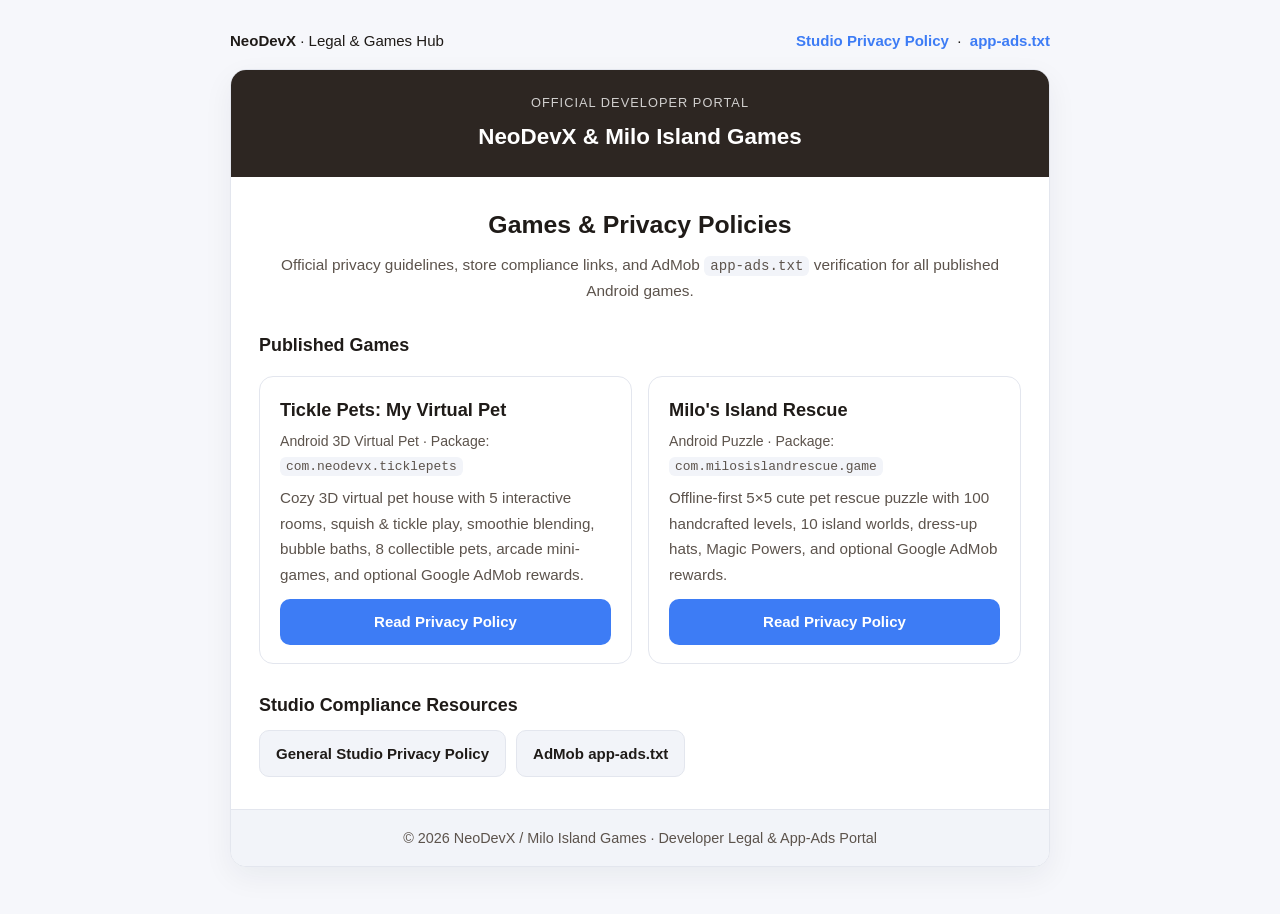
<file: index.html>
<!DOCTYPE html>
<html lang="en">
<head>
  <meta charset="UTF-8" />
  <meta name="viewport" content="width=device-width, initial-scale=1.0" />
  <title>NeoDevX — Mobile Games Legal &amp; Privacy Hub</title>
  <link rel="stylesheet" href="/styles.css" />
</head>
<body>
  <div class="wrap">
    <nav class="topbar" aria-label="Primary">
      <span><strong>NeoDevX</strong> &middot; Legal &amp; Games Hub</span>
      <span>
        <a href="/privacy-policy.html">Studio Privacy Policy</a>
        &nbsp;&middot;&nbsp;
        <a href="/app-ads.txt">app-ads.txt</a>
      </span>
    </nav>

    <article class="sheet">
      <header>
        <span class="eyebrow">Official Developer Portal</span>
        <div class="head-title">NeoDevX &amp; Milo Island Games</div>
      </header>

      <main>
        <h1>Games &amp; Privacy Policies</h1>
        <p class="subtitle">
          Official privacy guidelines, store compliance links, and AdMob <code>app-ads.txt</code> verification for all published Android games.
        </p>

        <h2>Published Games</h2>
        <div class="games-grid">
          <section class="game-card">
            <div>
              <h3>Tickle Pets: My Virtual Pet</h3>
              <div class="game-meta">Android 3D Virtual Pet &middot; Package: <code>com.neodevx.ticklepets</code></div>
              <p>
                Cozy 3D virtual pet house with 5 interactive rooms, squish &amp; tickle play, smoothie blending, bubble baths, 8 collectible pets, arcade mini-games, and optional Google AdMob rewards.
              </p>
            </div>
            <a class="btn" href="/games/tickle-pets/privacy-policy.html">Read Privacy Policy</a>
          </section>

          <section class="game-card">
            <div>
              <h3>Milo's Island Rescue</h3>
              <div class="game-meta">Android Puzzle &middot; Package: <code>com.milosislandrescue.game</code></div>
              <p>
                Offline-first 5&times;5 cute pet rescue puzzle with 100 handcrafted levels, 10 island worlds, dress-up hats, Magic Powers, and optional Google AdMob rewards.
              </p>
            </div>
            <a class="btn" href="/games/milos-island-rescue/privacy-policy.html">Read Privacy Policy</a>
          </section>
        </div>

        <h2>Studio Compliance Resources</h2>
        <div class="links-row">
          <a class="btn btn-secondary" href="/privacy-policy.html">General Studio Privacy Policy</a>
          <a class="btn btn-secondary" href="/app-ads.txt">AdMob app-ads.txt</a>
        </div>
      </main>

      <footer>
        &copy; 2026 NeoDevX / Milo Island Games &middot; Developer Legal &amp; App-Ads Portal
      </footer>
    </article>
  </div>
</body>
</html>
</file>
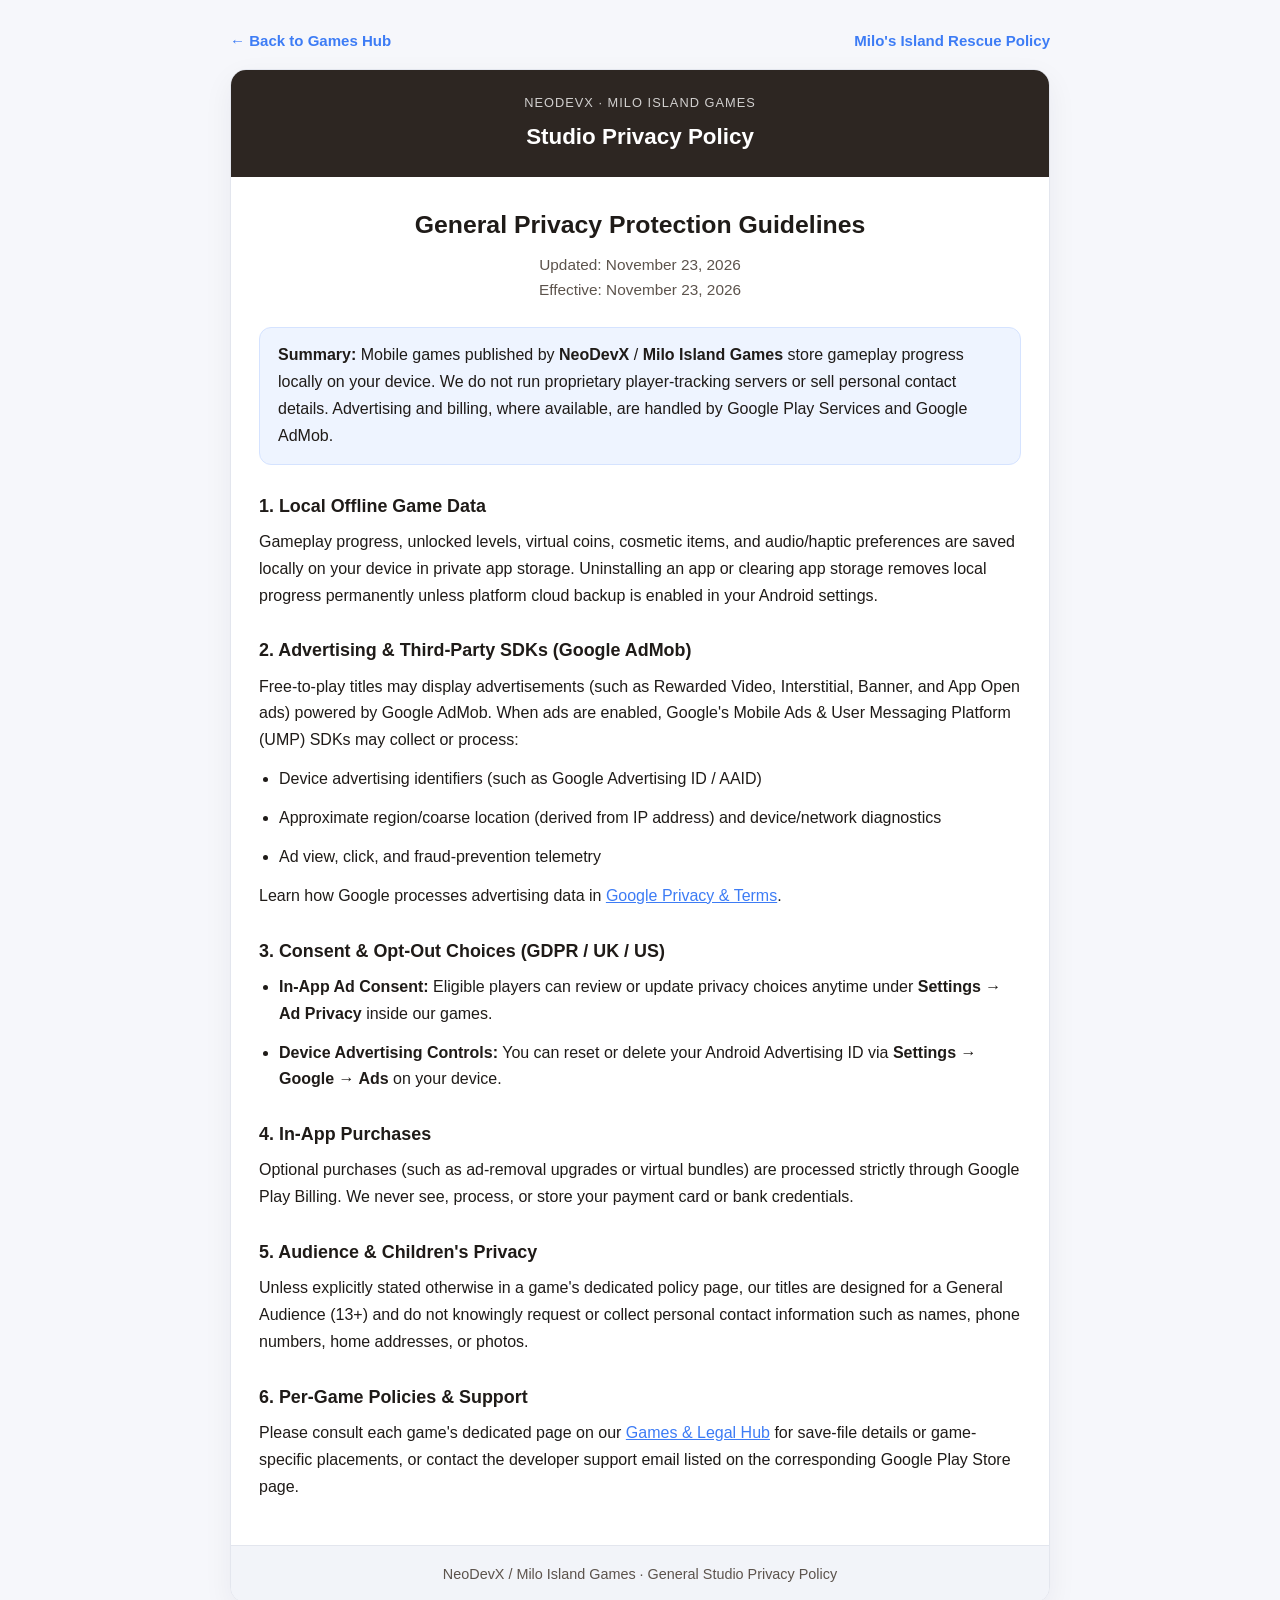
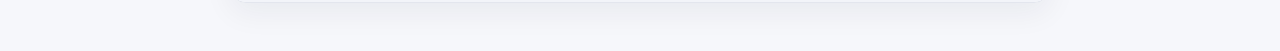
<file: privacy-policy.html>
<!DOCTYPE html>
<html lang="en">
<head>
  <meta charset="UTF-8" />
  <meta name="viewport" content="width=device-width, initial-scale=1.0" />
  <title>NeoDevX — General Studio Privacy Policy</title>
  <link rel="stylesheet" href="/styles.css" />
</head>
<body>
  <div class="wrap">
    <nav class="topbar" aria-label="Breadcrumb">
      <a href="/">&larr; Back to Games Hub</a>
      <a href="/games/milos-island-rescue/privacy-policy.html">Milo's Island Rescue Policy</a>
    </nav>

    <article class="sheet">
      <header>
        <span class="eyebrow">NeoDevX &middot; Milo Island Games</span>
        <div class="head-title">Studio Privacy Policy</div>
      </header>

      <main>
        <h1>General Privacy Protection Guidelines</h1>
        <div class="dates">
          Updated: November 23, 2026<br />
          Effective: November 23, 2026
        </div>

        <div class="summary-box">
          <strong>Summary:</strong> Mobile games published by <strong>NeoDevX</strong> / <strong>Milo Island Games</strong> store gameplay progress locally on your device. We do not run proprietary player-tracking servers or sell personal contact details. Advertising and billing, where available, are handled by Google Play Services and Google AdMob.
        </div>

        <h2>1. Local Offline Game Data</h2>
        <p>
          Gameplay progress, unlocked levels, virtual coins, cosmetic items, and audio/haptic preferences are saved locally on your device in private app storage. Uninstalling an app or clearing app storage removes local progress permanently unless platform cloud backup is enabled in your Android settings.
        </p>

        <h2>2. Advertising &amp; Third-Party SDKs (Google AdMob)</h2>
        <p>
          Free-to-play titles may display advertisements (such as Rewarded Video, Interstitial, Banner, and App Open ads) powered by Google AdMob. When ads are enabled, Google's Mobile Ads &amp; User Messaging Platform (UMP) SDKs may collect or process:
        </p>
        <ul>
          <li>Device advertising identifiers (such as Google Advertising ID / AAID)</li>
          <li>Approximate region/coarse location (derived from IP address) and device/network diagnostics</li>
          <li>Ad view, click, and fraud-prevention telemetry</li>
        </ul>
        <p>
          Learn how Google processes advertising data in <a href="https://policies.google.com/privacy" rel="noopener noreferrer">Google Privacy &amp; Terms</a>.
        </p>

        <h2>3. Consent &amp; Opt-Out Choices (GDPR / UK / US)</h2>
        <ul>
          <li><strong>In-App Ad Consent:</strong> Eligible players can review or update privacy choices anytime under <strong>Settings &rarr; Ad Privacy</strong> inside our games.</li>
          <li><strong>Device Advertising Controls:</strong> You can reset or delete your Android Advertising ID via <strong>Settings &rarr; Google &rarr; Ads</strong> on your device.</li>
        </ul>

        <h2>4. In-App Purchases</h2>
        <p>
          Optional purchases (such as ad-removal upgrades or virtual bundles) are processed strictly through Google Play Billing. We never see, process, or store your payment card or bank credentials.
        </p>

        <h2>5. Audience &amp; Children's Privacy</h2>
        <p>
          Unless explicitly stated otherwise in a game's dedicated policy page, our titles are designed for a General Audience (13+) and do not knowingly request or collect personal contact information such as names, phone numbers, home addresses, or photos.
        </p>

        <h2>6. Per-Game Policies &amp; Support</h2>
        <p>
          Please consult each game's dedicated page on our <a href="/">Games &amp; Legal Hub</a> for save-file details or game-specific placements, or contact the developer support email listed on the corresponding Google Play Store page.
        </p>
      </main>

      <footer>
        NeoDevX / Milo Island Games &middot; General Studio Privacy Policy
      </footer>
    </article>
  </div>
</body>
</html>
</file>
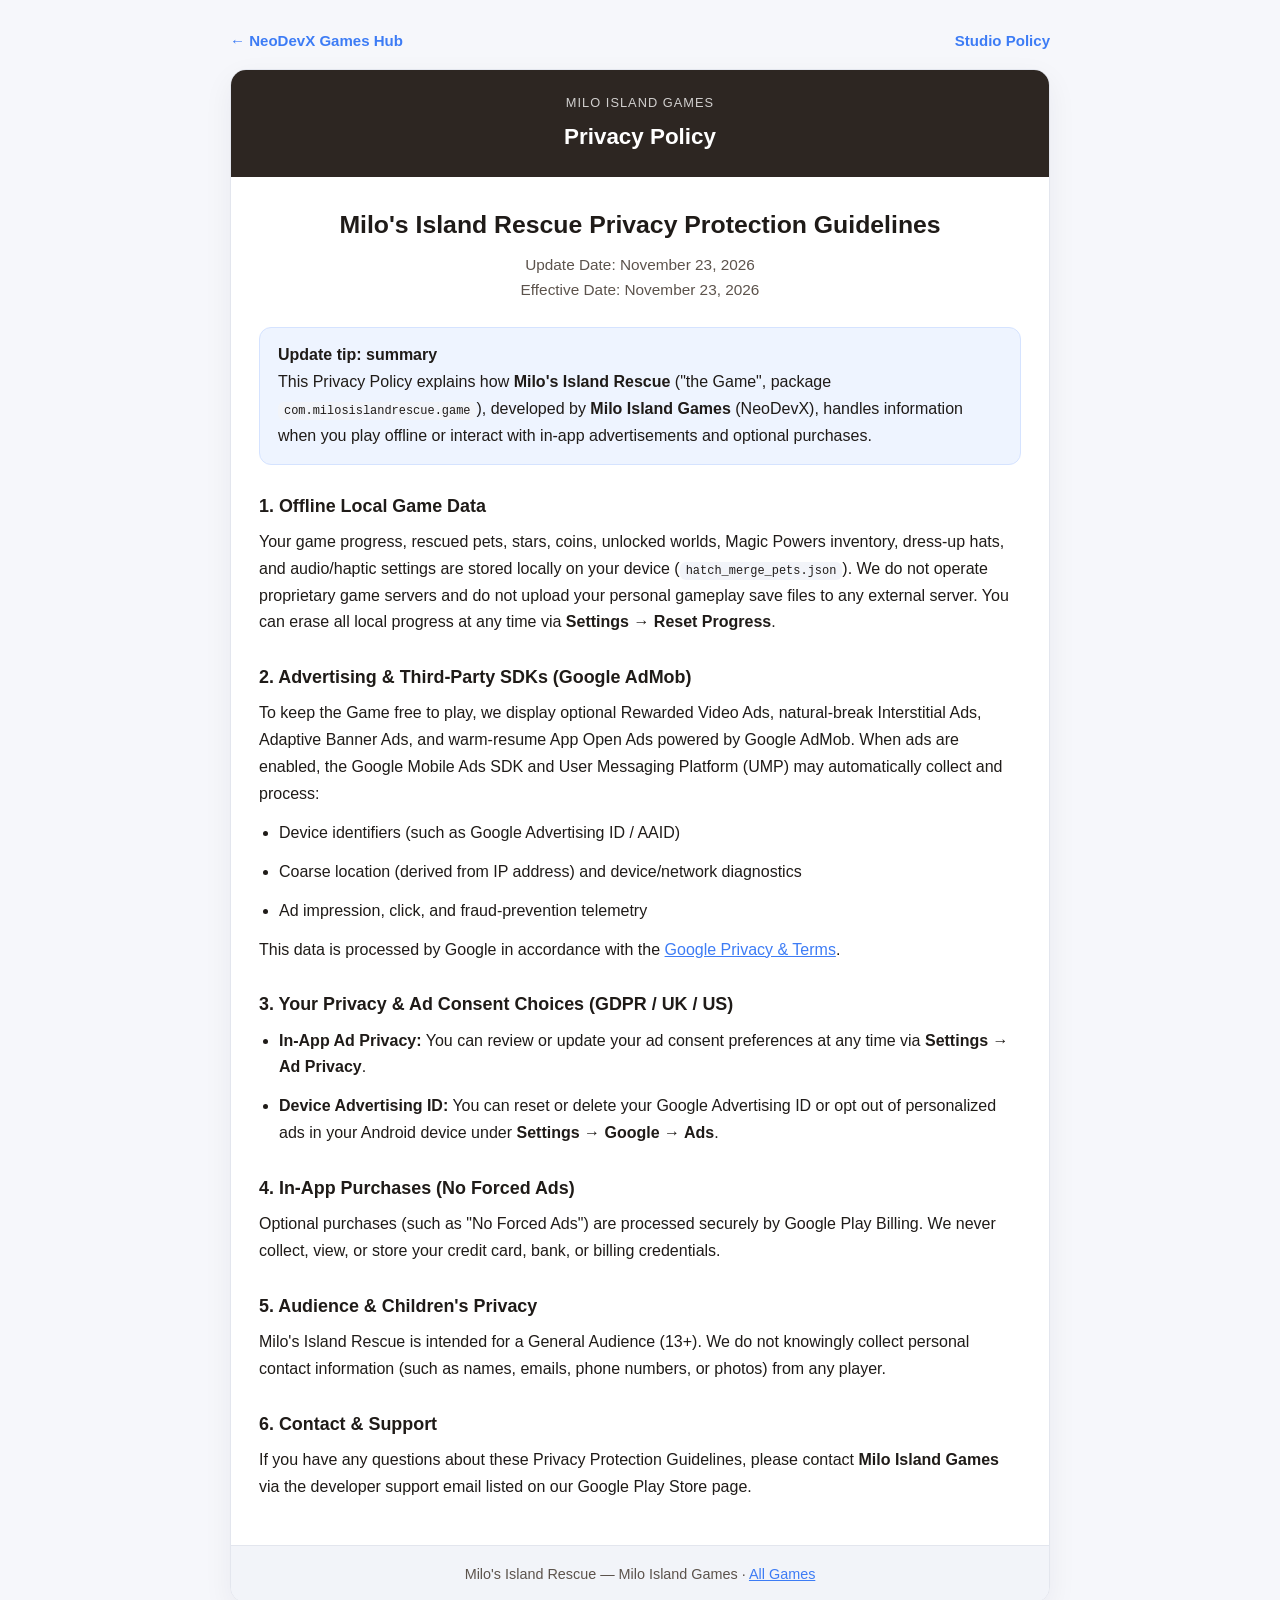
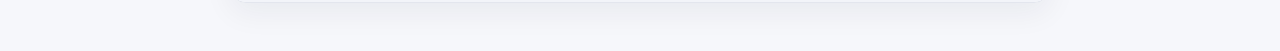
<file: games/milos-island-rescue/privacy-policy.html>
<!DOCTYPE html>
<html lang="en">
<head>
  <meta charset="UTF-8" />
  <meta name="viewport" content="width=device-width, initial-scale=1.0" />
  <title>Milo's Island Rescue — Privacy Policy</title>
  <link rel="stylesheet" href="/styles.css" />
</head>
<body>
  <div class="wrap">
    <nav class="topbar" aria-label="Breadcrumb">
      <a href="/">&larr; NeoDevX Games Hub</a>
      <a href="/privacy-policy.html">Studio Policy</a>
    </nav>

    <article class="sheet">
      <header>
        <span class="eyebrow">Milo Island Games</span>
        <div class="head-title">Privacy Policy</div>
      </header>

      <main>
        <h1>Milo's Island Rescue Privacy Protection Guidelines</h1>
        <div class="dates">
          Update Date: November 23, 2026<br />
          Effective Date: November 23, 2026
        </div>

        <div class="summary-box">
          <strong>Update tip: summary</strong><br />
          This Privacy Policy explains how <strong>Milo's Island Rescue</strong> ("the Game", package <code>com.milosislandrescue.game</code>), developed by <strong>Milo Island Games</strong> (NeoDevX), handles information when you play offline or interact with in-app advertisements and optional purchases.
        </div>

        <h2>1. Offline Local Game Data</h2>
        <p>
          Your game progress, rescued pets, stars, coins, unlocked worlds, Magic Powers inventory, dress-up hats, and audio/haptic settings are stored locally on your device (<code>hatch_merge_pets.json</code>). We do not operate proprietary game servers and do not upload your personal gameplay save files to any external server. You can erase all local progress at any time via <strong>Settings &rarr; Reset Progress</strong>.
        </p>

        <h2>2. Advertising &amp; Third-Party SDKs (Google AdMob)</h2>
        <p>
          To keep the Game free to play, we display optional Rewarded Video Ads, natural-break Interstitial Ads, Adaptive Banner Ads, and warm-resume App Open Ads powered by Google AdMob. When ads are enabled, the Google Mobile Ads SDK and User Messaging Platform (UMP) may automatically collect and process:
        </p>
        <ul>
          <li>Device identifiers (such as Google Advertising ID / AAID)</li>
          <li>Coarse location (derived from IP address) and device/network diagnostics</li>
          <li>Ad impression, click, and fraud-prevention telemetry</li>
        </ul>
        <p>
          This data is processed by Google in accordance with the <a href="https://policies.google.com/privacy" rel="noopener noreferrer">Google Privacy &amp; Terms</a>.
        </p>

        <h2>3. Your Privacy &amp; Ad Consent Choices (GDPR / UK / US)</h2>
        <ul>
          <li><strong>In-App Ad Privacy:</strong> You can review or update your ad consent preferences at any time via <strong>Settings &rarr; Ad Privacy</strong>.</li>
          <li><strong>Device Advertising ID:</strong> You can reset or delete your Google Advertising ID or opt out of personalized ads in your Android device under <strong>Settings &rarr; Google &rarr; Ads</strong>.</li>
        </ul>

        <h2>4. In-App Purchases (No Forced Ads)</h2>
        <p>
          Optional purchases (such as "No Forced Ads") are processed securely by Google Play Billing. We never collect, view, or store your credit card, bank, or billing credentials.
        </p>

        <h2>5. Audience &amp; Children's Privacy</h2>
        <p>
          Milo's Island Rescue is intended for a General Audience (13+). We do not knowingly collect personal contact information (such as names, emails, phone numbers, or photos) from any player.
        </p>

        <h2>6. Contact &amp; Support</h2>
        <p>
          If you have any questions about these Privacy Protection Guidelines, please contact <strong>Milo Island Games</strong> via the developer support email listed on our Google Play Store page.
        </p>
      </main>

      <footer>
        Milo's Island Rescue &mdash; Milo Island Games &middot; <a href="/">All Games</a>
      </footer>
    </article>
  </div>
</body>
</html>
</file>
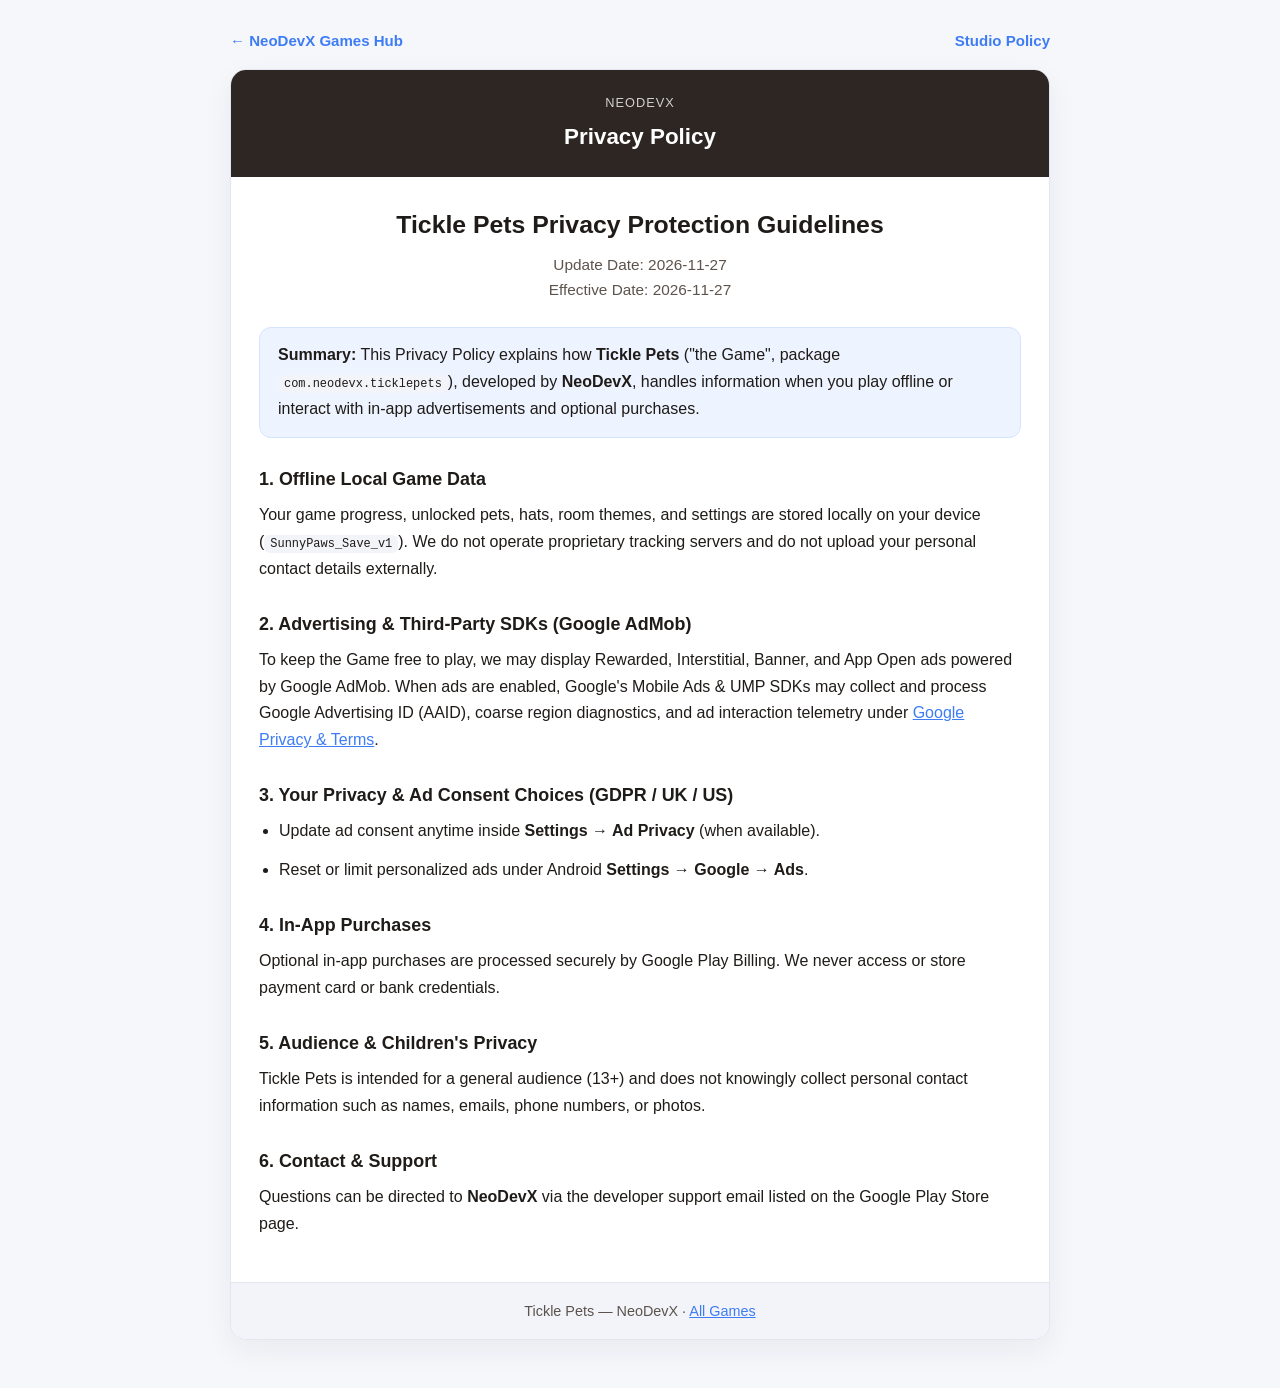
<file: games/tickle-pets/privacy-policy.html>
<!DOCTYPE html>
<html lang="en">
<head>
  <meta charset="UTF-8" />
  <meta name="viewport" content="width=device-width, initial-scale=1.0" />
  <title>Tickle Pets — Privacy Policy</title>
  <link rel="stylesheet" href="/styles.css" />
</head>
<body>
  <div class="wrap">
    <nav class="topbar" aria-label="Breadcrumb">
      <a href="/">&larr; NeoDevX Games Hub</a>
      <a href="/privacy-policy.html">Studio Policy</a>
    </nav>

    <article class="sheet">
      <header>
        <span class="eyebrow">NeoDevX</span>
        <div class="head-title">Privacy Policy</div>
      </header>

      <main>
        <h1>Tickle Pets Privacy Protection Guidelines</h1>
        <div class="dates">
          Update Date: 2026-11-27<br />
          Effective Date: 2026-11-27
        </div>

        <div class="summary-box">
          <strong>Summary:</strong> This Privacy Policy explains how <strong>Tickle Pets</strong> ("the Game", package <code>com.neodevx.ticklepets</code>), developed by <strong>NeoDevX</strong>, handles information when you play offline or interact with in-app advertisements and optional purchases.
        </div>

        <h2>1. Offline Local Game Data</h2>
        <p>
          Your game progress, unlocked pets, hats, room themes, and settings are stored locally on your device (<code>SunnyPaws_Save_v1</code>). We do not operate proprietary tracking servers and do not upload your personal contact details externally.
        </p>

        <h2>2. Advertising &amp; Third-Party SDKs (Google AdMob)</h2>
        <p>
          To keep the Game free to play, we may display Rewarded, Interstitial, Banner, and App Open ads powered by Google AdMob. When ads are enabled, Google's Mobile Ads &amp; UMP SDKs may collect and process Google Advertising ID (AAID), coarse region diagnostics, and ad interaction telemetry under <a href="https://policies.google.com/privacy" rel="noopener noreferrer">Google Privacy &amp; Terms</a>.
        </p>

        <h2>3. Your Privacy &amp; Ad Consent Choices (GDPR / UK / US)</h2>
        <ul>
          <li>Update ad consent anytime inside <strong>Settings &rarr; Ad Privacy</strong> (when available).</li>
          <li>Reset or limit personalized ads under Android <strong>Settings &rarr; Google &rarr; Ads</strong>.</li>
        </ul>

        <h2>4. In-App Purchases</h2>
        <p>
          Optional in-app purchases are processed securely by Google Play Billing. We never access or store payment card or bank credentials.
        </p>

        <h2>5. Audience &amp; Children's Privacy</h2>
        <p>
          Tickle Pets is intended for a general audience (13+) and does not knowingly collect personal contact information such as names, emails, phone numbers, or photos.
        </p>

        <h2>6. Contact &amp; Support</h2>
        <p>
          Questions can be directed to <strong>NeoDevX</strong> via the developer support email listed on the Google Play Store page.
        </p>
      </main>

      <footer>
        Tickle Pets &mdash; NeoDevX &middot; <a href="/">All Games</a>
      </footer>
    </article>
  </div>
</body>
</html>
</file>
<file: styles.css>
:root {
  --bg: #f6f7fb;
  --surface: #ffffff;
  --surface-alt: #f2f4f9;
  --header: #2d2622;
  --accent: #3d7cf5;
  --accent-soft: #eef4ff;
  --text: #1f1b18;
  --muted: #5c534c;
  --border: #e3e6ee;
  --radius: 16px;
}

* {
  box-sizing: border-box;
}

body {
  margin: 0;
  padding: 28px 16px 48px;
  font-family: -apple-system, BlinkMacSystemFont, "Segoe UI", Roboto, Helvetica, Arial, sans-serif;
  background: var(--bg);
  color: var(--text);
  line-height: 1.68;
}

.wrap {
  max-width: 820px;
  margin: 0 auto;
}

.topbar {
  display: flex;
  flex-wrap: wrap;
  justify-content: space-between;
  align-items: center;
  gap: 10px;
  margin-bottom: 16px;
  font-size: 0.94rem;
}

.topbar a {
  color: var(--accent);
  text-decoration: none;
  font-weight: 600;
}

.topbar a:hover {
  text-decoration: underline;
}

.sheet {
  background: var(--surface);
  border: 1px solid var(--border);
  border-radius: var(--radius);
  overflow: hidden;
  box-shadow: 0 10px 30px rgba(24, 32, 48, 0.06);
}

.sheet > header {
  background: var(--header);
  color: #ffffff;
  text-align: center;
  padding: 22px 24px;
}

.sheet > header .eyebrow {
  display: block;
  font-size: 0.8rem;
  letter-spacing: 0.08em;
  text-transform: uppercase;
  opacity: 0.78;
  margin-bottom: 4px;
}

.sheet > header .head-title {
  font-size: 1.4rem;
  font-weight: 700;
}

main {
  padding: 32px 28px;
}

h1 {
  margin: 0 0 10px;
  text-align: center;
  font-size: 1.55rem;
  line-height: 1.3;
  color: var(--text);
}

.subtitle,
.dates {
  text-align: center;
  color: var(--muted);
  font-size: 0.96rem;
  margin-bottom: 24px;
}

.summary-box {
  background: var(--accent-soft);
  border: 1px solid #d5e3ff;
  border-radius: 12px;
  padding: 14px 18px;
  margin-bottom: 22px;
}

.summary-box strong {
  color: var(--text);
}

h2 {
  margin-top: 26px;
  margin-bottom: 8px;
  font-size: 1.12rem;
  color: var(--text);
}

p, li {
  margin: 0 0 12px;
  color: var(--text);
}

ul {
  padding-left: 20px;
  margin: 0 0 12px;
}

a {
  color: var(--accent);
}

code {
  background: var(--surface-alt);
  padding: 2px 6px;
  border-radius: 6px;
  font-size: 0.92em;
}

.games-grid {
  display: grid;
  grid-template-columns: repeat(auto-fit, minmax(260px, 1fr));
  gap: 16px;
  margin-top: 16px;
  margin-bottom: 24px;
}

.game-card {
  border: 1px solid var(--border);
  border-radius: 14px;
  padding: 18px 20px;
  background: #ffffff;
  display: flex;
  flex-direction: column;
  justify-content: space-between;
  gap: 12px;
}

.game-card h3 {
  margin: 0 0 4px;
  font-size: 1.14rem;
}

.game-meta {
  font-size: 0.88rem;
  color: var(--muted);
  margin: 0 0 8px;
}

.game-card p {
  font-size: 0.95rem;
  color: var(--muted);
  margin: 0;
}

.btn {
  display: inline-block;
  padding: 10px 16px;
  border-radius: 10px;
  background: var(--accent);
  color: #ffffff;
  text-decoration: none;
  font-weight: 600;
  font-size: 0.94rem;
  text-align: center;
}

.btn:hover {
  filter: brightness(0.95);
  text-decoration: none;
}

.btn-secondary {
  background: var(--surface-alt);
  color: var(--text);
  border: 1px solid var(--border);
}

.links-row {
  display: flex;
  flex-wrap: wrap;
  gap: 10px;
  margin-top: 10px;
}

footer {
  background: var(--surface-alt);
  border-top: 1px solid var(--border);
  padding: 16px 24px;
  text-align: center;
  font-size: 0.9rem;
  color: var(--muted);
}

@media (max-width: 560px) {
  main {
    padding: 24px 18px;
  }
}
</file>
